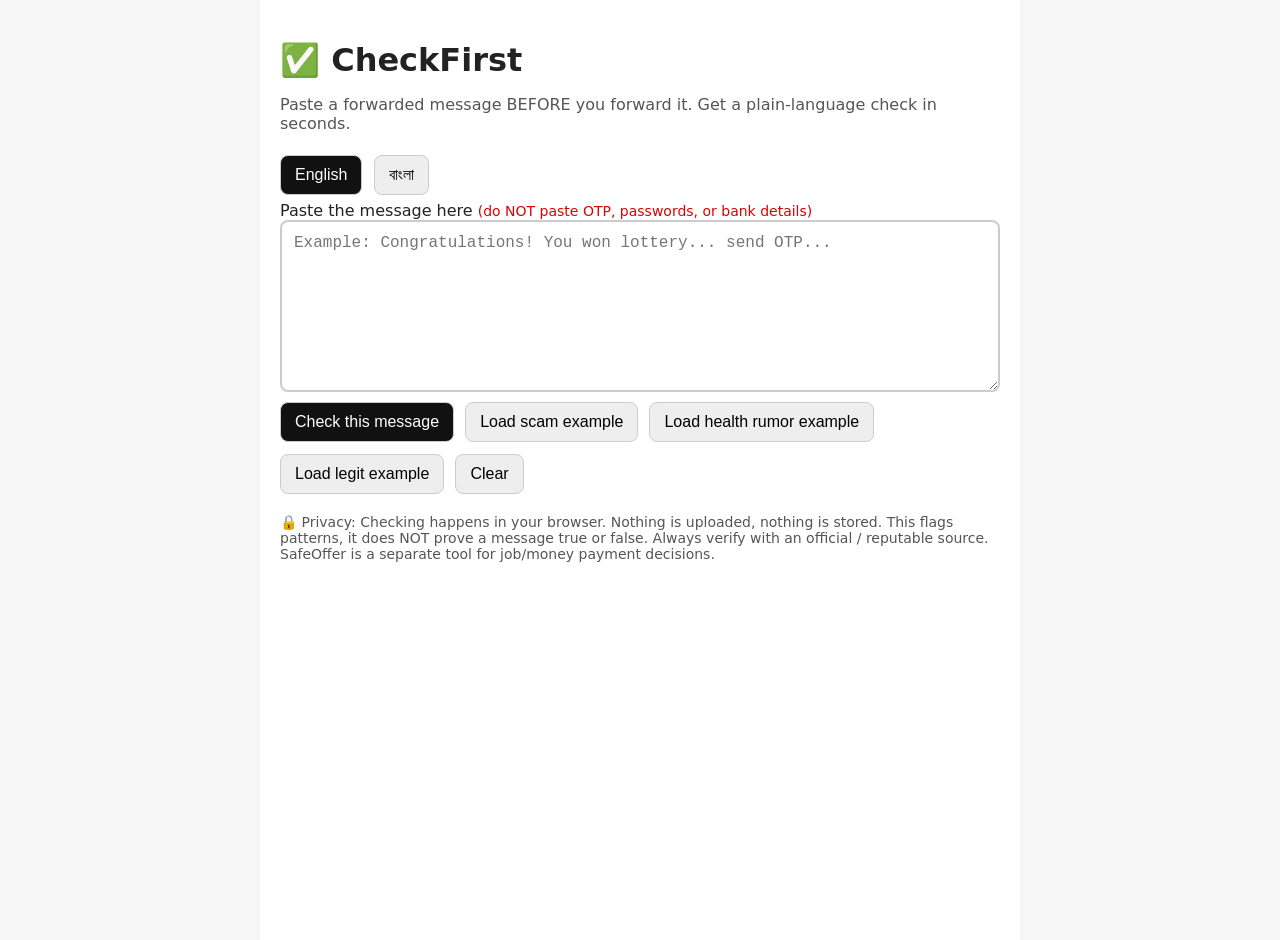
<file: checkfirst/index.html>
<!DOCTYPE html>
<html lang="en">
<head>
<meta charset="utf-8">
<meta name="viewport" content="width=device-width, initial-scale=1">
<title>CheckFirst — Check Before You Forward</title>
<link rel="stylesheet" href="style.css">
</head>
<body>
<main>
  <h1>✅ CheckFirst</h1>
  <p class="tagline" data-en="Paste a forwarded message BEFORE you forward it. Get a plain-language check in seconds."
     data-bn="ফরওয়ার্ড করার আগে মেসেজটি এখানে পেস্ট করুন। কয়েক সেকেন্ডে সহজ ভাষায় যাচাই পাবেন।">
     Paste a forwarded message BEFORE you forward it. Get a plain-language check in seconds.</p>

  <div class="lang">
    <button id="btn-en" class="active">English</button>
    <button id="btn-bn">বাংলা</button>
  </div>

  <label for="msg">Paste the message here <span class="hint">(do NOT paste OTP, passwords, or bank details)</span></label>
  <textarea id="msg" rows="8" placeholder="Example: Congratulations! You won lottery... send OTP..."></textarea>

  <div class="actions">
    <button id="check" class="primary">Check this message</button>
    <button id="load-scam">Load scam example</button>
    <button id="load-health">Load health rumor example</button>
    <button id="load-legit">Load legit example</button>
    <button id="clear">Clear</button>
  </div>

  <div id="result" class="hidden">
    <div id="verdict-card">
      <div id="score"></div>
      <h2 id="verdict"></h2>
      <p id="advice"></p>
    </div>
    <h3>Flags found</h3>
    <ul id="flags"></ul>
    <h3>What to do</h3>
    <ul id="todo"></ul>
    <h3>Shareable summary (copy this, not the original message)</h3>
    <p id="share"></p>
    <button id="copy">Copy summary</button>
    <button id="print" onclick="window.print()">Print</button>
  </div>

  <p class="privacy">🔒 Privacy: Checking happens in your browser. Nothing is uploaded, nothing is stored.
    This flags patterns, it does NOT prove a message true or false. Always verify with an official / reputable source.
    SafeOffer is a separate tool for job/money payment decisions.</p>
</main>
<script src="app.js"></script>
</body>
</html>
</file>
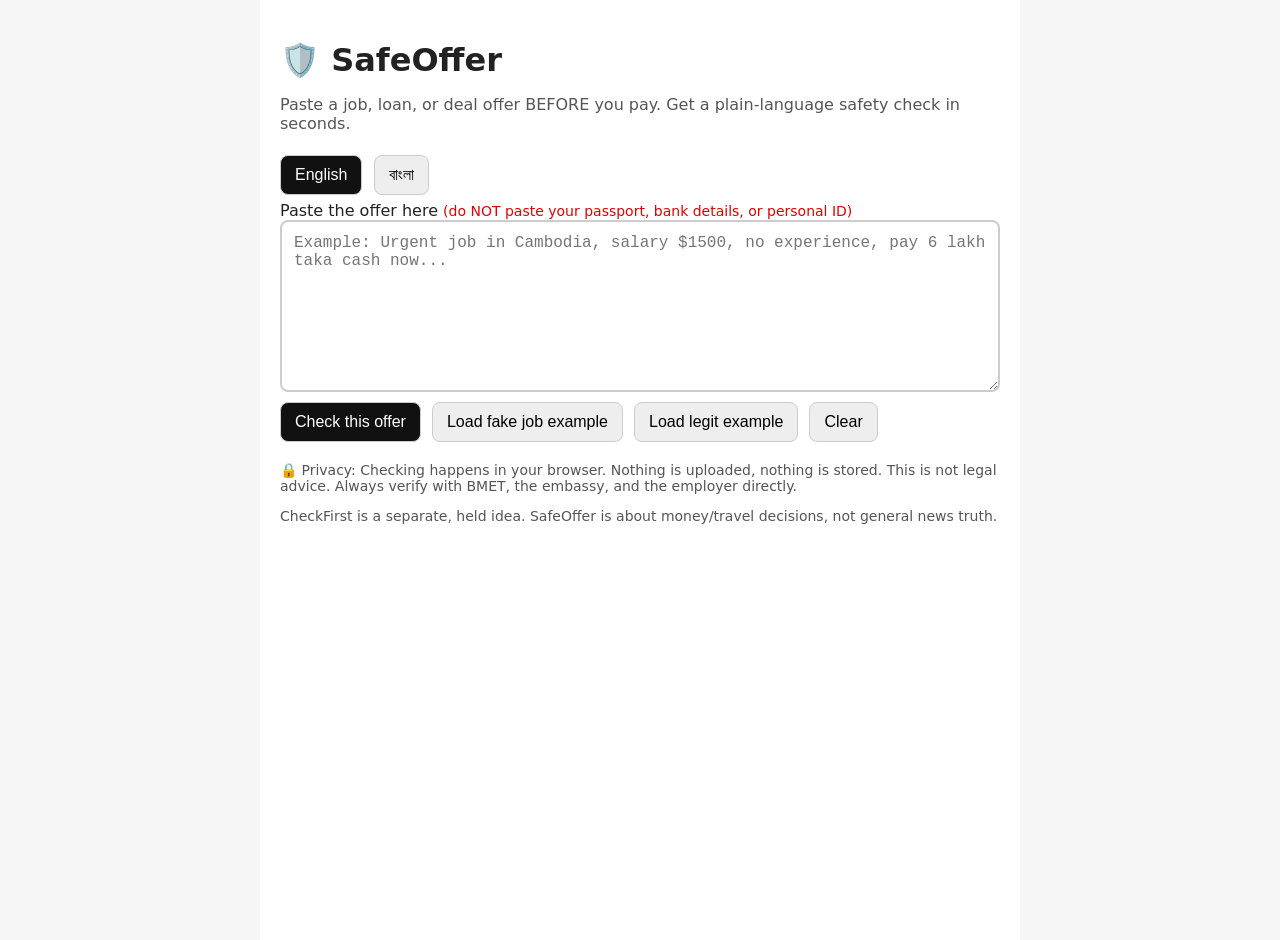
<file: safeoffer/index.html>
<!DOCTYPE html>
<html lang="en">
<head>
<meta charset="utf-8">
<meta name="viewport" content="width=device-width, initial-scale=1">
<title>SafeOffer — Don't Pay Yet Checker</title>
<link rel="stylesheet" href="style.css">
</head>
<body>
<main>
  <h1>🛡️ SafeOffer</h1>
  <p class="tagline" data-en="Paste a job, loan, or deal offer BEFORE you pay. Get a plain-language safety check in seconds."
     data-bn="টাকা দেওয়ার আগে চাকরি, ঋণ বা যেকোনো অফার এখানে পেস্ট করুন। কয়েক সেকেন্ডে সহজ ভাষায় নিরাপত্তা যাচাই পাবেন।">
     Paste a job, loan, or deal offer BEFORE you pay. Get a plain-language safety check in seconds.</p>

  <div class="lang">
    <button id="btn-en" class="active">English</button>
    <button id="btn-bn">বাংলা</button>
  </div>

  <label for="offer">Paste the offer here <span class="hint">(do NOT paste your passport, bank details, or personal ID)</span></label>
  <textarea id="offer" rows="8" placeholder="Example: Urgent job in Cambodia, salary $1500, no experience, pay 6 lakh taka cash now..."></textarea>

  <div class="actions">
    <button id="check" class="primary">Check this offer</button>
    <button id="load-fake">Load fake job example</button>
    <button id="load-legit">Load legit example</button>
    <button id="clear">Clear</button>
  </div>

  <div id="result" class="hidden">
    <div id="verdict-card">
      <div id="score"></div>
      <h2 id="verdict"></h2>
      <p id="advice"></p>
    </div>
    <h3>Flags found</h3>
    <ul id="flags"></ul>
    <h3>Ask these 5 questions before paying</h3>
    <ol id="questions"></ol>
    <button id="print" onclick="window.print()">Print this checklist</button>
  </div>

  <p class="privacy">🔒 Privacy: Checking happens in your browser. Nothing is uploaded, nothing is stored.
    This is not legal advice. Always verify with BMET, the embassy, and the employer directly.</p>
  <p class="privacy">CheckFirst is a separate, held idea. SafeOffer is about money/travel decisions, not general news truth.</p>
</main>
<script src="app.js"></script>
</body>
</html>
</file>
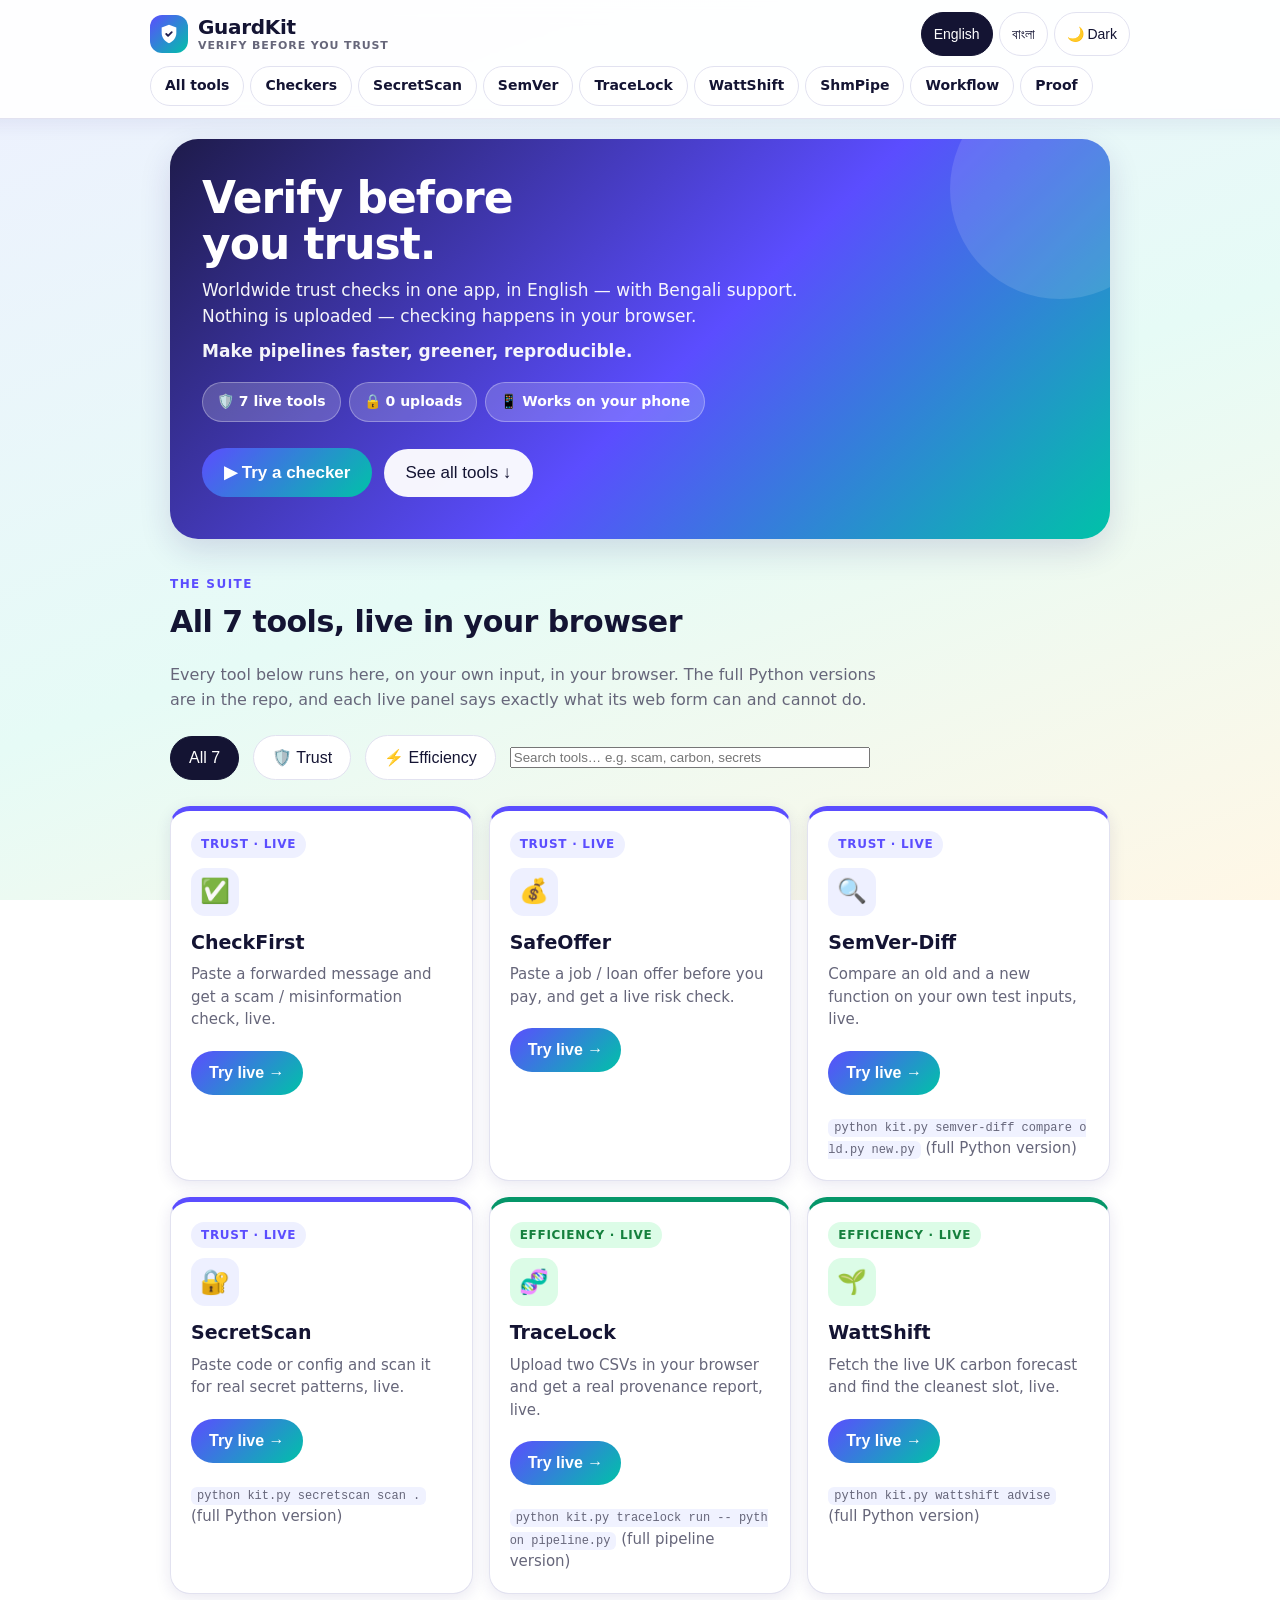
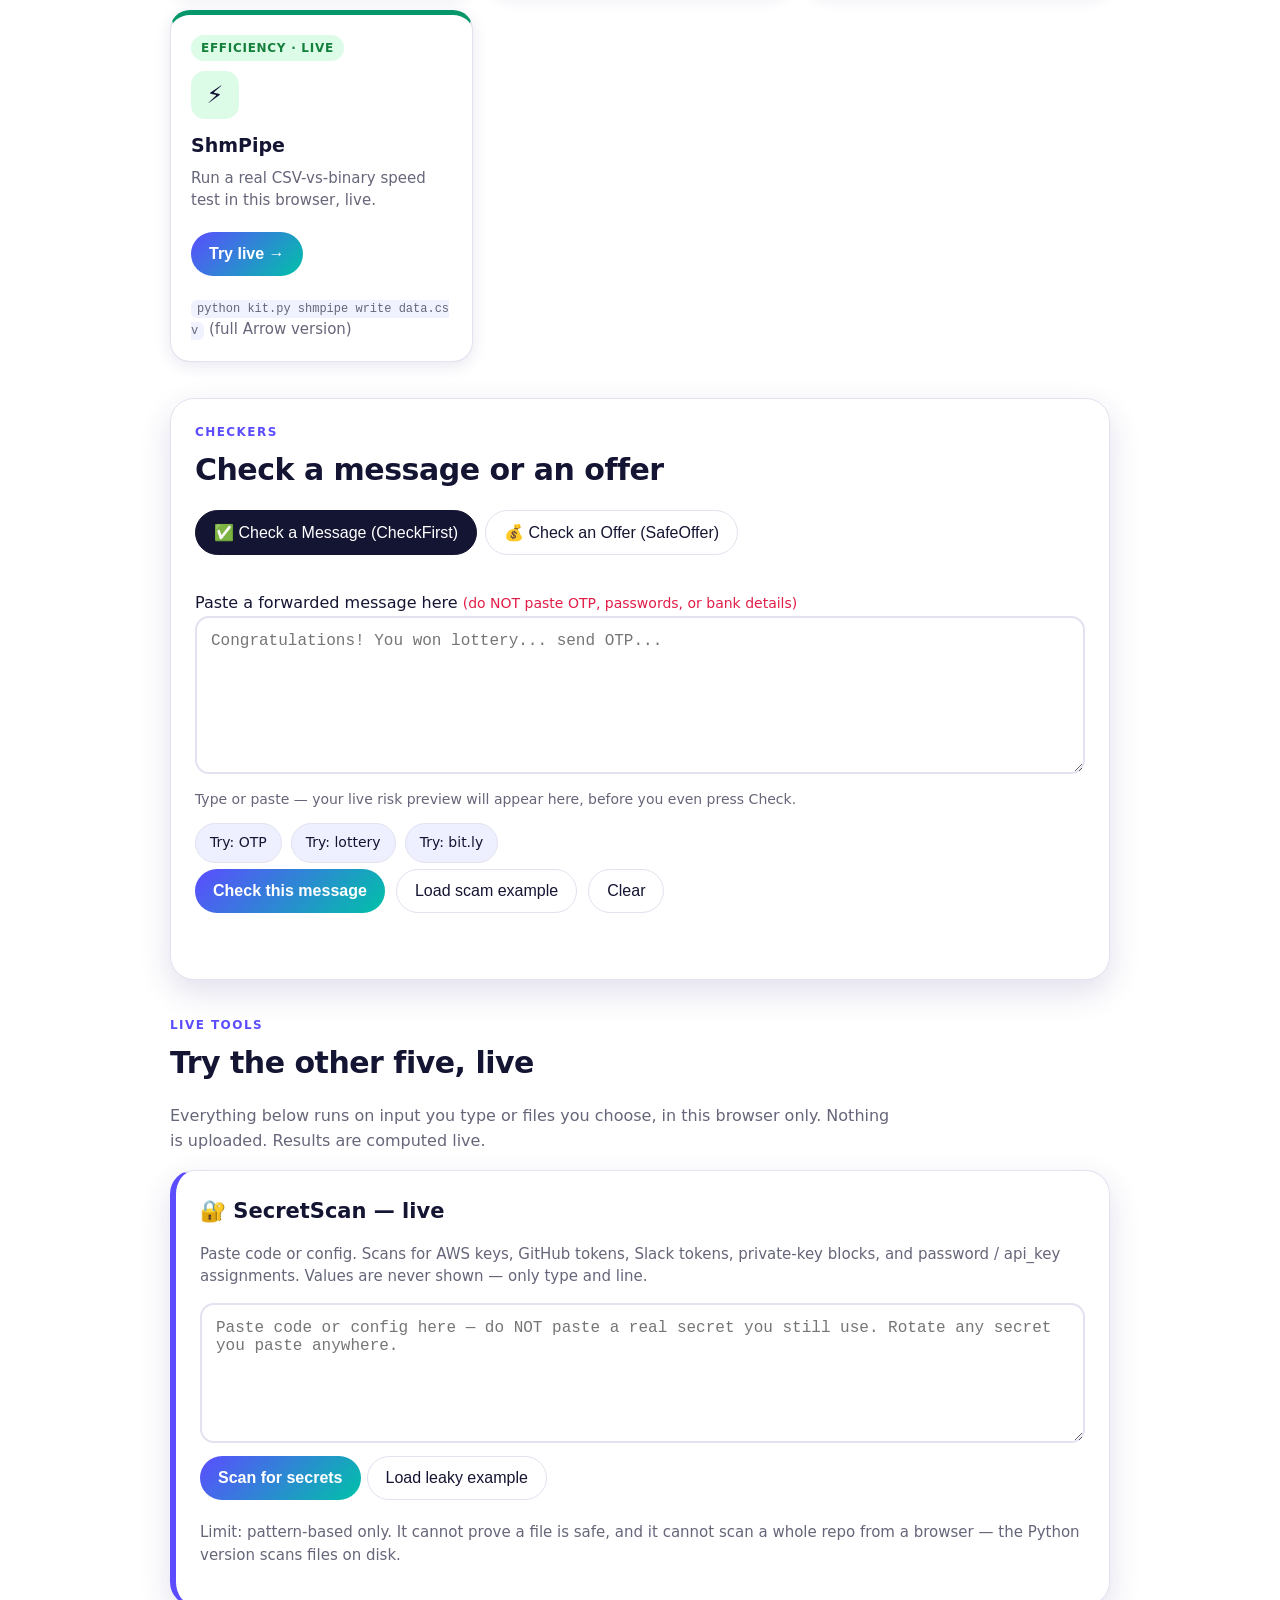
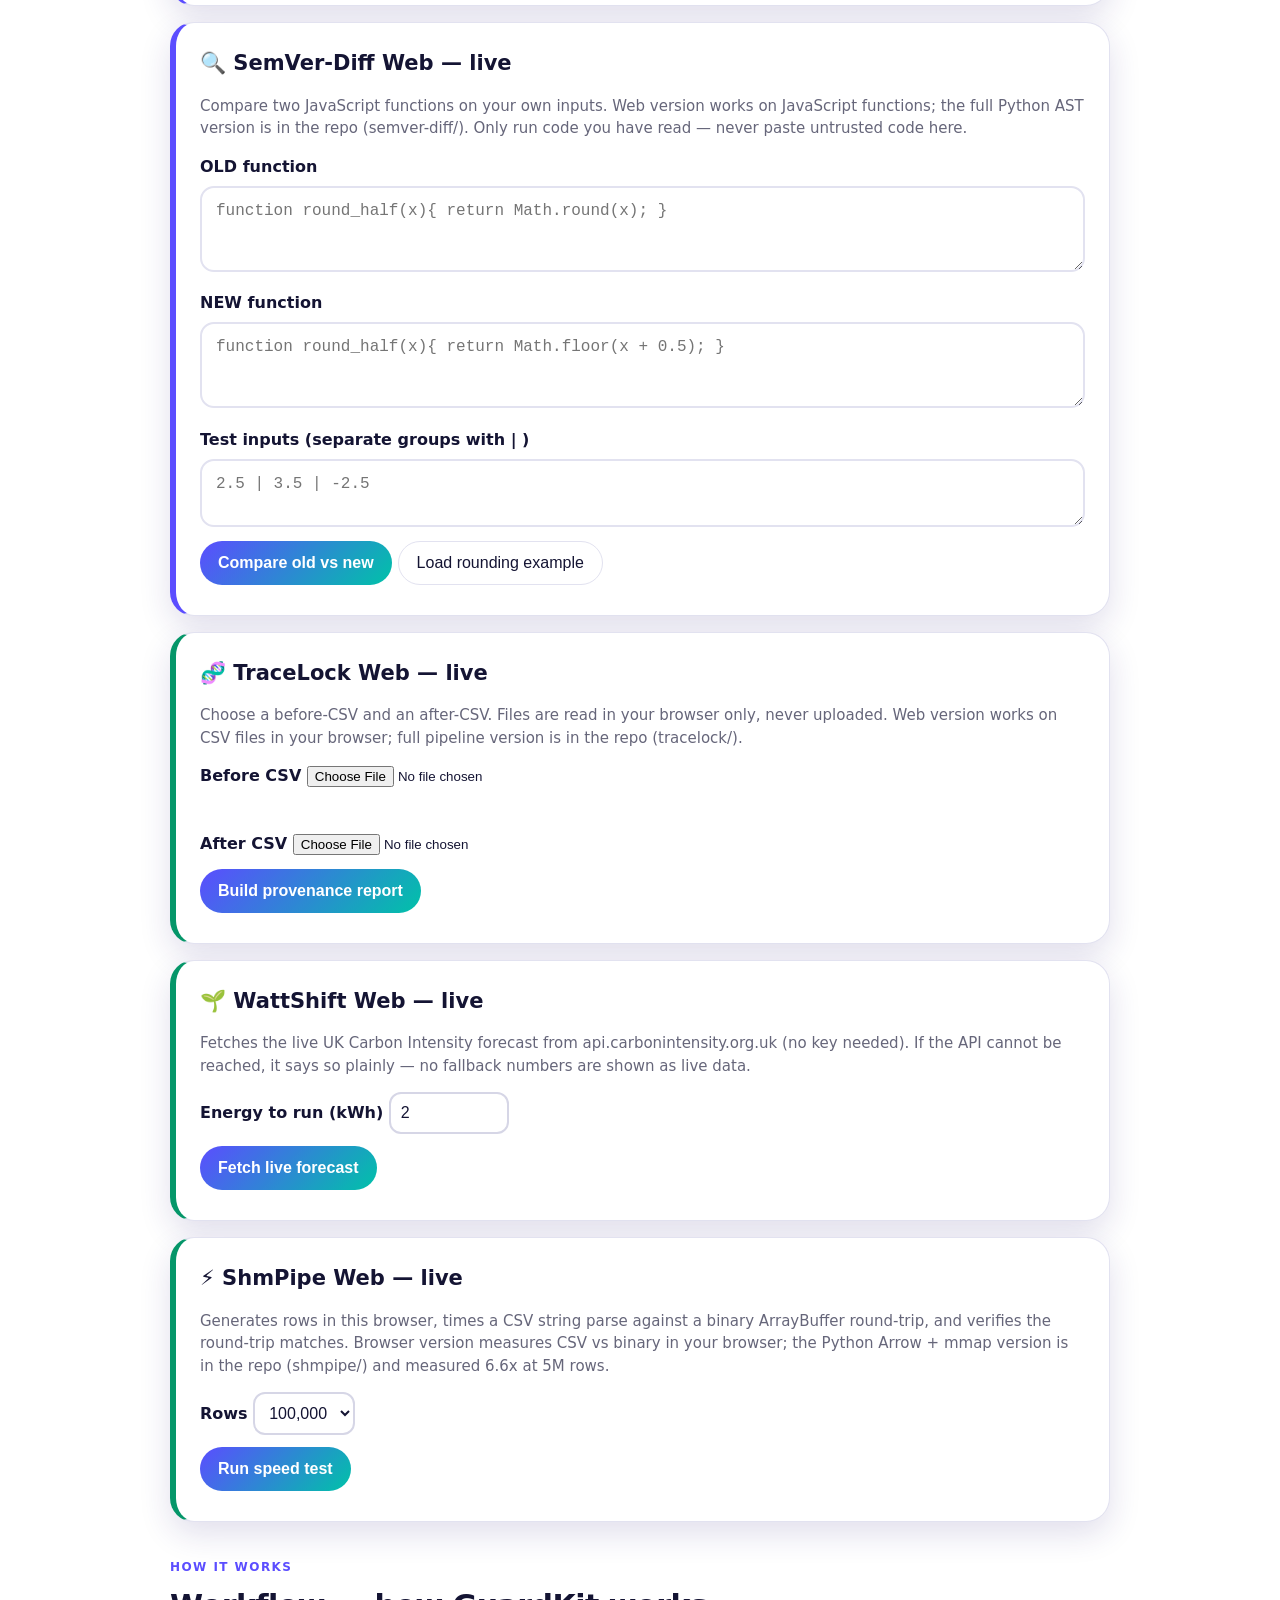
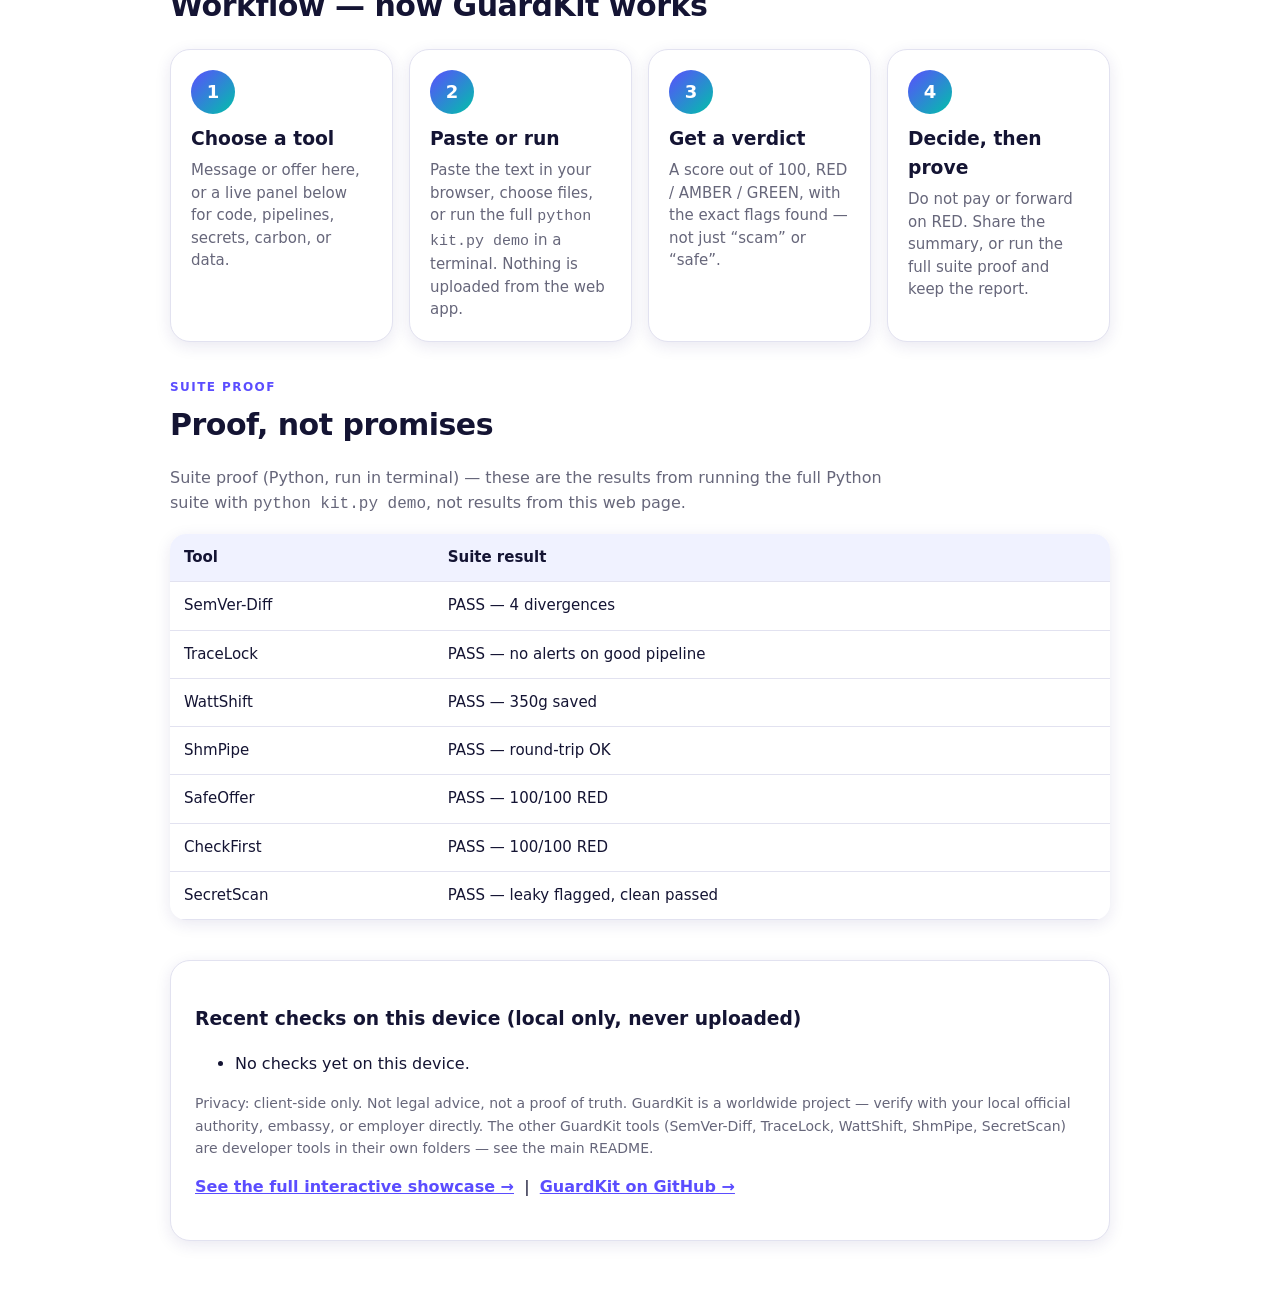
<file: web/index.html>
<!DOCTYPE html>
<html lang="en">
<head>
<meta charset="utf-8">
<meta name="viewport" content="width=device-width, initial-scale=1">
<title>GuardKit — Verify Before You Trust</title>
<link rel="stylesheet" href="style.css">
</head>
<body>
<header class="appbar">
  <div class="appbar-row">
    <a class="logo" href="#top"><span class="logo-mark" aria-hidden="true"><svg width="22" height="22" viewBox="0 0 24 24" fill="none" aria-hidden="true"><path d="M12 2l8 3v6c0 5-3.5 9.3-8 11-4.5-1.7-8-6-8-11V5l8-3z" fill="currentColor"/><path d="M9 12l2 2 4-4" stroke="#1e1b4b" stroke-width="2" fill="none" stroke-linecap="round" stroke-linejoin="round"/></svg></span><span class="logo-name">GuardKit<small>Verify before you trust</small></span></a>
    <div class="lang" role="group" aria-label="Language and display">
      <button id="btn-en" class="active" aria-label="Switch to English">English</button>
      <button id="btn-bn" aria-label="Switch to Bengali">বাংলা</button>
      <button id="btn-dark" aria-label="Toggle dark mode">🌙 Dark</button>
    </div>
  </div>
  <nav class="pill-nav" aria-label="Tools">
    <a href="#tools">All tools</a><a href="#checkers">Checkers</a><a href="#panel-secrets">SecretScan</a><a href="#panel-semver">SemVer</a><a href="#panel-trace">TraceLock</a><a href="#panel-watt">WattShift</a><a href="#panel-shm">ShmPipe</a><a href="#workflow">Workflow</a><a href="#proof">Proof</a>
  </nav>
</header>
<main id="top">
  <header class="hero">
    <h1 id="title">Verify before<br>you trust.</h1>
    <p id="intro">Worldwide trust checks in one app, in English — with Bengali support. Nothing is uploaded — checking happens in your browser.</p>
    <p><strong>Make pipelines faster, greener, reproducible.</strong></p>
    <div class="stat-chips" aria-label="GuardKit at a glance">
      <span class="stat-chip">🛡️ 7 live tools</span>
      <span class="stat-chip">🔒 0 uploads</span>
      <span class="stat-chip">📱 Works on your phone</span>
    </div>
    <div class="hero-actions">
      <a href="#checkers"><button class="primary">▶ Try a checker</button></a>
      <a href="#tools"><button>See all tools ↓</button></a>
    </div>
  </header>

  <section id="tools">
    <p class="section-kicker">The suite</p>
    <h2>All 7 tools, live in your browser</h2>
    <p class="lead privacy">Every tool below runs here, on your own input, in your browser. The full Python versions are in the repo, and each live panel says exactly what its web form can and cannot do.</p>
    <div class="search-row">
      <button class="active" id="filter-all" onclick="filterTools('all')">All 7</button>
      <button id="filter-trust" onclick="filterTools('trust')">🛡️ Trust</button>
      <button id="filter-eff" onclick="filterTools('eff')">⚡ Efficiency</button>
      <input id="tool-search" placeholder="Search tools… e.g. scam, carbon, secrets" oninput="filterTools(currentFilter)">
    </div>
    <div class="tool-grid" id="tool-grid">
      <div class="tool-card" data-group="trust" data-text="checkfirst message scam forward whatsapp"><span class="tool-tag">Trust · Live</span><span class="tool-icon" aria-hidden="true">✅</span><h3>CheckFirst</h3><p>Paste a forwarded message and get a scam / misinformation check, live.</p><p class="try"><a href="#checkers"><button class="primary" onclick="showTab('msg')">Try live →</button></a></p></div>
      <div class="tool-card" data-group="trust" data-text="safeoffer job loan offer pay money"><span class="tool-tag">Trust · Live</span><span class="tool-icon" aria-hidden="true">💰</span><h3>SafeOffer</h3><p>Paste a job / loan offer before you pay, and get a live risk check.</p><p class="try"><a href="#checkers"><button class="primary" onclick="showTab('offer')">Try live →</button></a></p></div>
      <div class="tool-card" data-group="trust" data-text="semver diff breaking change code patch"><span class="tool-tag">Trust · Live</span><span class="tool-icon" aria-hidden="true">🔍</span><h3>SemVer-Diff</h3><p>Compare an old and a new function on your own test inputs, live.</p><p class="try"><a href="#panel-semver"><button class="primary">Try live →</button></a></p><p class="try"><code>python kit.py semver-diff compare old.py new.py</code> (full Python version)</p></div>
      <div class="tool-card" data-group="trust" data-text="secretscan secrets github push token"><span class="tool-tag">Trust · Live</span><span class="tool-icon" aria-hidden="true">🔐</span><h3>SecretScan</h3><p>Paste code or config and scan it for real secret patterns, live.</p><p class="try"><a href="#panel-secrets"><button class="primary">Try live →</button></a></p><p class="try"><code>python kit.py secretscan scan .</code> (full Python version)</p></div>
      <div class="tool-card" data-group="eff" data-text="tracelock provenance pipeline"><span class="tool-tag">Efficiency · Live</span><span class="tool-icon" aria-hidden="true">🧬</span><h3>TraceLock</h3><p>Upload two CSVs in your browser and get a real provenance report, live.</p><p class="try"><a href="#panel-trace"><button class="primary">Try live →</button></a></p><p class="try"><code>python kit.py tracelock run -- python pipeline.py</code> (full pipeline version)</p></div>
      <div class="tool-card" data-group="eff" data-text="wattshift carbon green energy"><span class="tool-tag">Efficiency · Live</span><span class="tool-icon" aria-hidden="true">🌱</span><h3>WattShift</h3><p>Fetch the live UK carbon forecast and find the cleanest slot, live.</p><p class="try"><a href="#panel-watt"><button class="primary">Try live →</button></a></p><p class="try"><code>python kit.py wattshift advise</code> (full Python version)</p></div>
      <div class="tool-card" data-group="eff" data-text="shmpipe shared memory arrow fast csv"><span class="tool-tag">Efficiency · Live</span><span class="tool-icon" aria-hidden="true">⚡</span><h3>ShmPipe</h3><p>Run a real CSV-vs-binary speed test in this browser, live.</p><p class="try"><a href="#panel-shm"><button class="primary">Try live →</button></a></p><p class="try"><code>python kit.py shmpipe write data.csv</code> (full Arrow version)</p></div>
    </div>
  </section>

  <section id="checkers" class="checker-shell">
    <p class="section-kicker">Checkers</p>
    <h2>Check a message or an offer</h2>
    <div class="tabs">
      <button id="tab-msg" class="active" onclick="showTab('msg')">✅ Check a Message (CheckFirst)</button>
      <button id="tab-offer" onclick="showTab('offer')">💰 Check an Offer (SafeOffer)</button>
    </div>

    <section id="pane-msg">
      <label id="label-msg" for="msg">Paste a forwarded message here <span class="hint">(do NOT paste OTP, passwords, or bank details)</span></label>
      <textarea id="msg" rows="7" placeholder="Congratulations! You won lottery... send OTP..." oninput="livePreview('msg')"></textarea>
      <p class="live" id="live-msg">Type or paste — your live risk preview will appear here, before you even press Check.</p>
      <div>
        <span class="chip" onclick="tryChip('msg', 'OTP')">Try: OTP</span>
        <span class="chip" onclick="tryChip('msg', 'lottery')">Try: lottery</span>
        <span class="chip" onclick="tryChip('msg', 'bit.ly')">Try: bit.ly</span>
      </div>
      <div class="actions">
        <button class="primary" id="btn-check-msg" onclick="checkMessage()">Check this message</button>
        <button id="btn-example-msg" onclick="loadMsgExample()">Load scam example</button>
        <button onclick="clearPane('msg')">Clear</button>
      </div>
      <div id="result-msg" class="hidden"><div id="card-msg" class="card"><div id="score-msg"></div><div class="gauge" id="gauge-msg"><div></div></div><h2 id="verdict-msg"></h2><p id="advice-msg"></p></div><ul id="flags-msg"></ul><p id="share-msg"></p><button id="btn-copy" onclick="copyShare('share-msg')">Copy summary</button><button onclick="shareWhatsApp('share-msg')">Share on WhatsApp</button><button onclick="clearPane('msg')">Clear</button></div>
    </section>

    <section id="pane-offer" class="hidden">
      <label id="label-offer" for="offer">Paste a job, loan, or deal offer here <span class="hint">(do NOT paste passport or bank details)</span></label>
      <textarea id="offer" rows="7" placeholder="Urgent job in Cambodia, pay 6 lakh taka cash now..." oninput="livePreview('offer')"></textarea>
      <p class="live" id="live-offer">Type or paste — your live risk preview will appear here, before you even press Check.</p>
      <div>
        <span class="chip" onclick="tryChip('offer', 'tourist visa')">Try: tourist visa</span>
        <span class="chip" onclick="tryChip('offer', 'cash, no receipt')">Try: cash, no receipt</span>
        <span class="chip" onclick="tryChip('offer', 'passport kept')">Try: passport kept</span>
      </div>
      <div class="actions">
        <button class="primary" id="btn-check-offer" onclick="checkOffer()">Check this offer</button>
        <button id="btn-example-offer" onclick="loadOfferExample()">Load fake job example</button>
        <button onclick="clearPane('offer')">Clear</button>
      </div>
      <div id="result-offer" class="hidden"><div id="card-offer" class="card"><div id="score-offer"></div><div class="gauge" id="gauge-offer"><div></div></div><h2 id="verdict-offer"></h2><p id="advice-offer"></p></div><ul id="flags-offer"></ul><ol id="questions-offer"></ol></div>
    </section>
  </section>

  <section id="live-tools">
    <p class="section-kicker">Live tools</p>
    <h2>Try the other five, live</h2>
    <p class="privacy">Everything below runs on input you type or files you choose, in this browser only. Nothing is uploaded. Results are computed live.</p>

    <div class="live-panel" id="panel-secrets">
      <h3>🔐 SecretScan — live</h3>
      <p>Paste code or config. Scans for AWS keys, GitHub tokens, Slack tokens, private-key blocks, and password / api_key assignments. Values are never shown — only type and line.</p>
      <textarea id="ss-input" rows="6" placeholder="Paste code or config here — do NOT paste a real secret you still use. Rotate any secret you paste anywhere."></textarea>
      <div class="actions"><button class="primary" onclick="runSecretScan()">Scan for secrets</button><button onclick="loadSecretExample()">Load leaky example</button></div>
      <div id="ss-out"></div>
      <p class="privacy">Limit: pattern-based only. It cannot prove a file is safe, and it cannot scan a whole repo from a browser — the Python version scans files on disk.</p>
    </div>

    <div class="live-panel" id="panel-semver">
      <h3>🔍 SemVer-Diff Web — live</h3>
      <p>Compare two JavaScript functions on your own inputs. Web version works on JavaScript functions; the full Python AST version is in the repo (semver-diff/). Only run code you have read — never paste untrusted code here.</p>
      <label for="sv-old">OLD function</label>
      <textarea id="sv-old" rows="3" placeholder="function round_half(x){ return Math.round(x); }"></textarea>
      <label for="sv-new">NEW function</label>
      <textarea id="sv-new" rows="3" placeholder="function round_half(x){ return Math.floor(x + 0.5); }"></textarea>
      <label for="sv-inputs">Test inputs (separate groups with | )</label>
      <textarea id="sv-inputs" rows="2" placeholder="2.5 | 3.5 | -2.5"></textarea>
      <div class="actions"><button class="primary" onclick="runSemVerWeb()">Compare old vs new</button><button onclick="loadSemVerExample()">Load rounding example</button></div>
      <div id="sv-out"></div>
    </div>

    <div class="live-panel" data-accent="eff" id="panel-trace">
      <h3>🧬 TraceLock Web — live</h3>
      <p>Choose a before-CSV and an after-CSV. Files are read in your browser only, never uploaded. Web version works on CSV files in your browser; full pipeline version is in the repo (tracelock/).</p>
      <label>Before CSV <input type="file" id="tl-before" accept=".csv,text/csv"></label><br>
      <label>After CSV <input type="file" id="tl-after" accept=".csv,text/csv"></label>
      <div class="actions"><button class="primary" onclick="runTraceWeb()">Build provenance report</button></div>
      <div id="tl-out"></div>
    </div>

    <div class="live-panel" data-accent="eff" id="panel-watt">
      <h3>🌱 WattShift Web — live</h3>
      <p>Fetches the live UK Carbon Intensity forecast from api.carbonintensity.org.uk (no key needed). If the API cannot be reached, it says so plainly — no fallback numbers are shown as live data.</p>
      <label for="ws-kwh">Energy to run (kWh) <input type="number" id="ws-kwh" value="2" min="0.1" step="0.1" style="padding:10px;border-radius:12px;border:2px solid #d6d6e6;width:120px"></label>
      <div class="actions"><button class="primary" onclick="runWattWeb()">Fetch live forecast</button></div>
      <div id="ws-out"></div>
    </div>

    <div class="live-panel" data-accent="eff" id="panel-shm">
      <h3>⚡ ShmPipe Web — live</h3>
      <p>Generates rows in this browser, times a CSV string parse against a binary ArrayBuffer round-trip, and verifies the round-trip matches. Browser version measures CSV vs binary in your browser; the Python Arrow + mmap version is in the repo (shmpipe/) and measured 6.6x at 5M rows.</p>
      <label for="shm-n">Rows <select id="shm-n" style="padding:10px;border-radius:12px;border:2px solid #d6d6e6"><option value="10000">10,000</option><option value="100000" selected>100,000</option></select></label>
      <div class="actions"><button class="primary" onclick="runShmWeb()">Run speed test</button></div>
      <div id="shm-out"></div>
    </div>
  </section>

  <section id="workflow">
    <p class="section-kicker">How it works</p>
    <h2>Workflow — how GuardKit works</h2>
    <div class="steps">
      <div class="step"><span class="step-num">1</span><h3>Choose a tool</h3><p>Message or offer here, or a live panel below for code, pipelines, secrets, carbon, or data.</p></div>
      <div class="step"><span class="step-num">2</span><h3>Paste or run</h3><p>Paste the text in your browser, choose files, or run the full <code>python kit.py demo</code> in a terminal. Nothing is uploaded from the web app.</p></div>
      <div class="step"><span class="step-num">3</span><h3>Get a verdict</h3><p>A score out of 100, RED / AMBER / GREEN, with the exact flags found — not just “scam” or “safe”.</p></div>
      <div class="step"><span class="step-num">4</span><h3>Decide, then prove</h3><p>Do not pay or forward on RED. Share the summary, or run the full suite proof and keep the report.</p></div>
    </div>
  </section>

  <section id="proof">
    <p class="section-kicker">Suite proof</p>
    <h2>Proof, not promises</h2>
    <p class="privacy">Suite proof (Python, run in terminal) — these are the results from running the full Python suite with <code>python kit.py demo</code>, not results from this web page.</p>
    <table><tr><th>Tool</th><th>Suite result</th></tr>
    <tr><td>SemVer-Diff</td><td>PASS — 4 divergences</td></tr>
    <tr><td>TraceLock</td><td>PASS — no alerts on good pipeline</td></tr>
    <tr><td>WattShift</td><td>PASS — 350g saved</td></tr>
    <tr><td>ShmPipe</td><td>PASS — round-trip OK</td></tr>
    <tr><td>SafeOffer</td><td>PASS — 100/100 RED</td></tr>
    <tr><td>CheckFirst</td><td>PASS — 100/100 RED</td></tr>
    <tr><td>SecretScan</td><td>PASS — leaky flagged, clean passed</td></tr></table>
  </section>

  <footer class="site-footer">
    <h3 id="history-title">Recent checks on this device (local only, never uploaded)</h3>
    <ul id="history"><li>No checks yet on this device.</li></ul>
    <p class="privacy" id="privacy">Privacy: client-side only. Not legal advice, not a proof of truth. GuardKit is a worldwide project — verify with your local official authority, embassy, or employer directly. The other GuardKit tools (SemVer-Diff, TraceLock, WattShift, ShmPipe, SecretScan) are developer tools in their own folders — see the main README.</p>
    <p><a href="landing.html">See the full interactive showcase →</a> &nbsp;|&nbsp; <a href="https://github.com/rafi28-png/guardkit">GuardKit on GitHub →</a></p>
  </footer>
</main>
<script src="app.js"></script>
<script src="tools.js"></script>
<script>
let currentFilter = 'all';
function filterTools(group) {
  if (group) currentFilter = group;
  document.getElementById('filter-all').className = currentFilter === 'all' ? 'active' : '';
  document.getElementById('filter-trust').className = currentFilter === 'trust' ? 'active' : '';
  document.getElementById('filter-eff').className = currentFilter === 'eff' ? 'active' : '';
  const q = (document.getElementById('tool-search').value || '').toLowerCase();
  document.querySelectorAll('.tool-card').forEach(card => {
    const okGroup = currentFilter === 'all' || card.dataset.group === currentFilter;
    const okSearch = !q || card.dataset.text.includes(q) || card.textContent.toLowerCase().includes(q);
    card.style.display = (okGroup && okSearch) ? '' : 'none';
  });
}
</script>
</body>
</html>
</file>
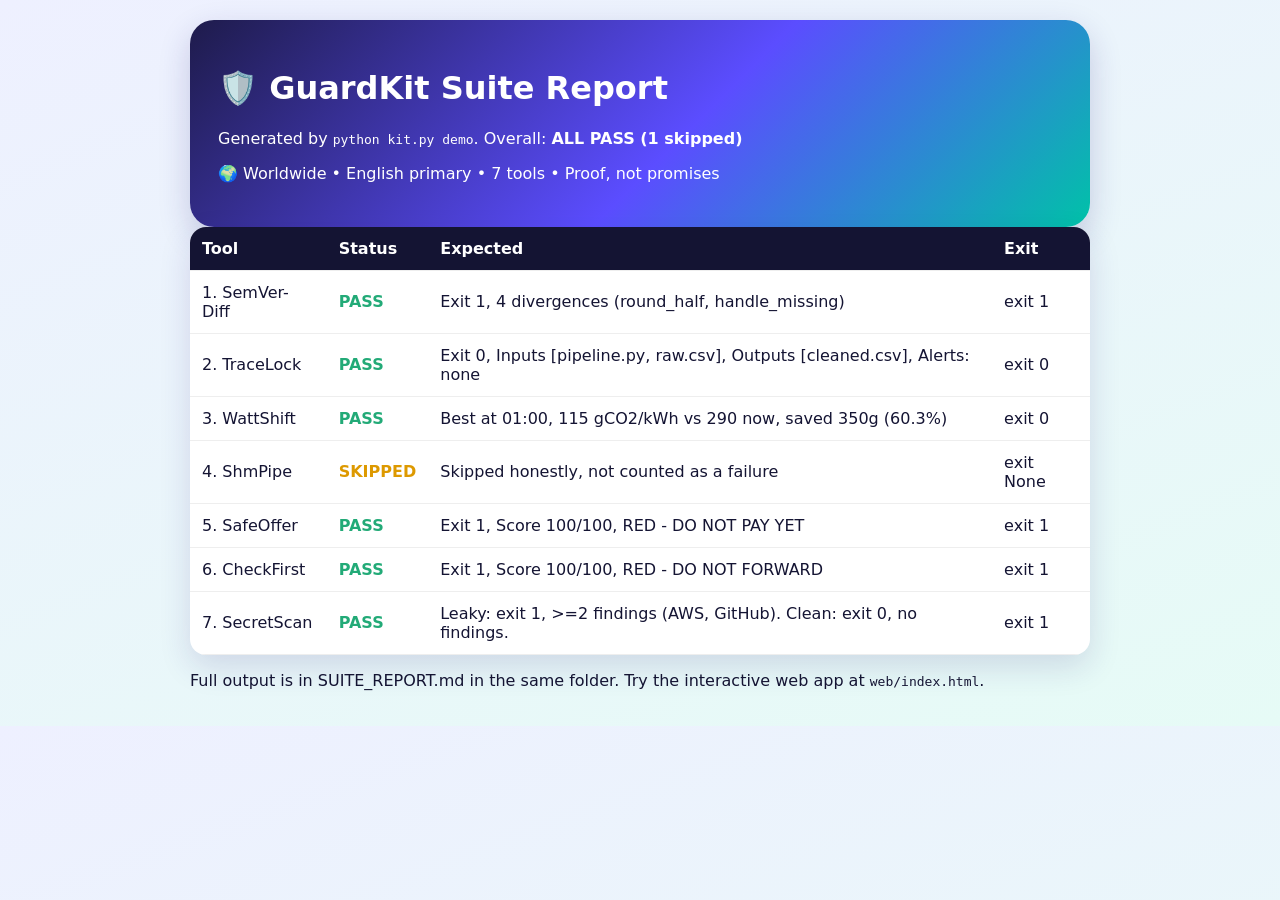
<file: SUITE_REPORT.html>
<!DOCTYPE html><html><head><meta charset="utf-8"><meta name="viewport" content="width=device-width, initial-scale=1"><title>GuardKit Suite Report</title>
<style>body{font-family:system-ui,sans-serif;margin:0;background:linear-gradient(160deg,#eef0ff,#e6fbf6);color:#141433}main{max-width:900px;margin:0 auto;padding:20px}header{background:linear-gradient(135deg,#1e1b4b,#5b4dff 55%,#00c2a8);color:white;border-radius:24px;padding:28px;box-shadow:0 12px 32px rgba(40,30,120,.2)}table{border-collapse:separate;border-spacing:0;width:100%;background:white;border-radius:16px;overflow:hidden;box-shadow:0 12px 32px rgba(40,30,120,.14)}td,th{padding:12px;text-align:left;border-bottom:1px solid #eee}th{background:#141433;color:white}</style>
</head><body><main><header><h1>🛡️ GuardKit Suite Report</h1><p>Generated by <code>python kit.py demo</code>. Overall: <strong>ALL PASS (1 skipped)</strong></p><p>🌍 Worldwide • English primary • 7 tools • Proof, not promises</p></header>
<table><tr><th>Tool</th><th>Status</th><th>Expected</th><th>Exit</th></tr><tr><td>1. SemVer-Diff</td><td style='color:#2a7'><strong>PASS</strong></td><td>Exit 1, 4 divergences (round_half, handle_missing)</td><td>exit 1</td></tr>
<tr><td>2. TraceLock</td><td style='color:#2a7'><strong>PASS</strong></td><td>Exit 0, Inputs [pipeline.py, raw.csv], Outputs [cleaned.csv], Alerts: none</td><td>exit 0</td></tr>
<tr><td>3. WattShift</td><td style='color:#2a7'><strong>PASS</strong></td><td>Best at 01:00, 115 gCO2/kWh vs 290 now, saved 350g (60.3%)</td><td>exit 0</td></tr>
<tr><td>4. ShmPipe</td><td style='color:#d90'><strong>SKIPPED</strong></td><td>Skipped honestly, not counted as a failure</td><td>exit None</td></tr>
<tr><td>5. SafeOffer</td><td style='color:#2a7'><strong>PASS</strong></td><td>Exit 1, Score 100/100, RED - DO NOT PAY YET</td><td>exit 1</td></tr>
<tr><td>6. CheckFirst</td><td style='color:#2a7'><strong>PASS</strong></td><td>Exit 1, Score 100/100, RED - DO NOT FORWARD</td><td>exit 1</td></tr>
<tr><td>7. SecretScan</td><td style='color:#2a7'><strong>PASS</strong></td><td>Leaky: exit 1, &gt;=2 findings (AWS, GitHub). Clean: exit 0, no findings.</td><td>exit 1</td></tr>
</table>
<p>Full output is in SUITE_REPORT.md in the same folder. Try the interactive web app at <code>web/index.html</code>.</p></main></body></html>
</file>
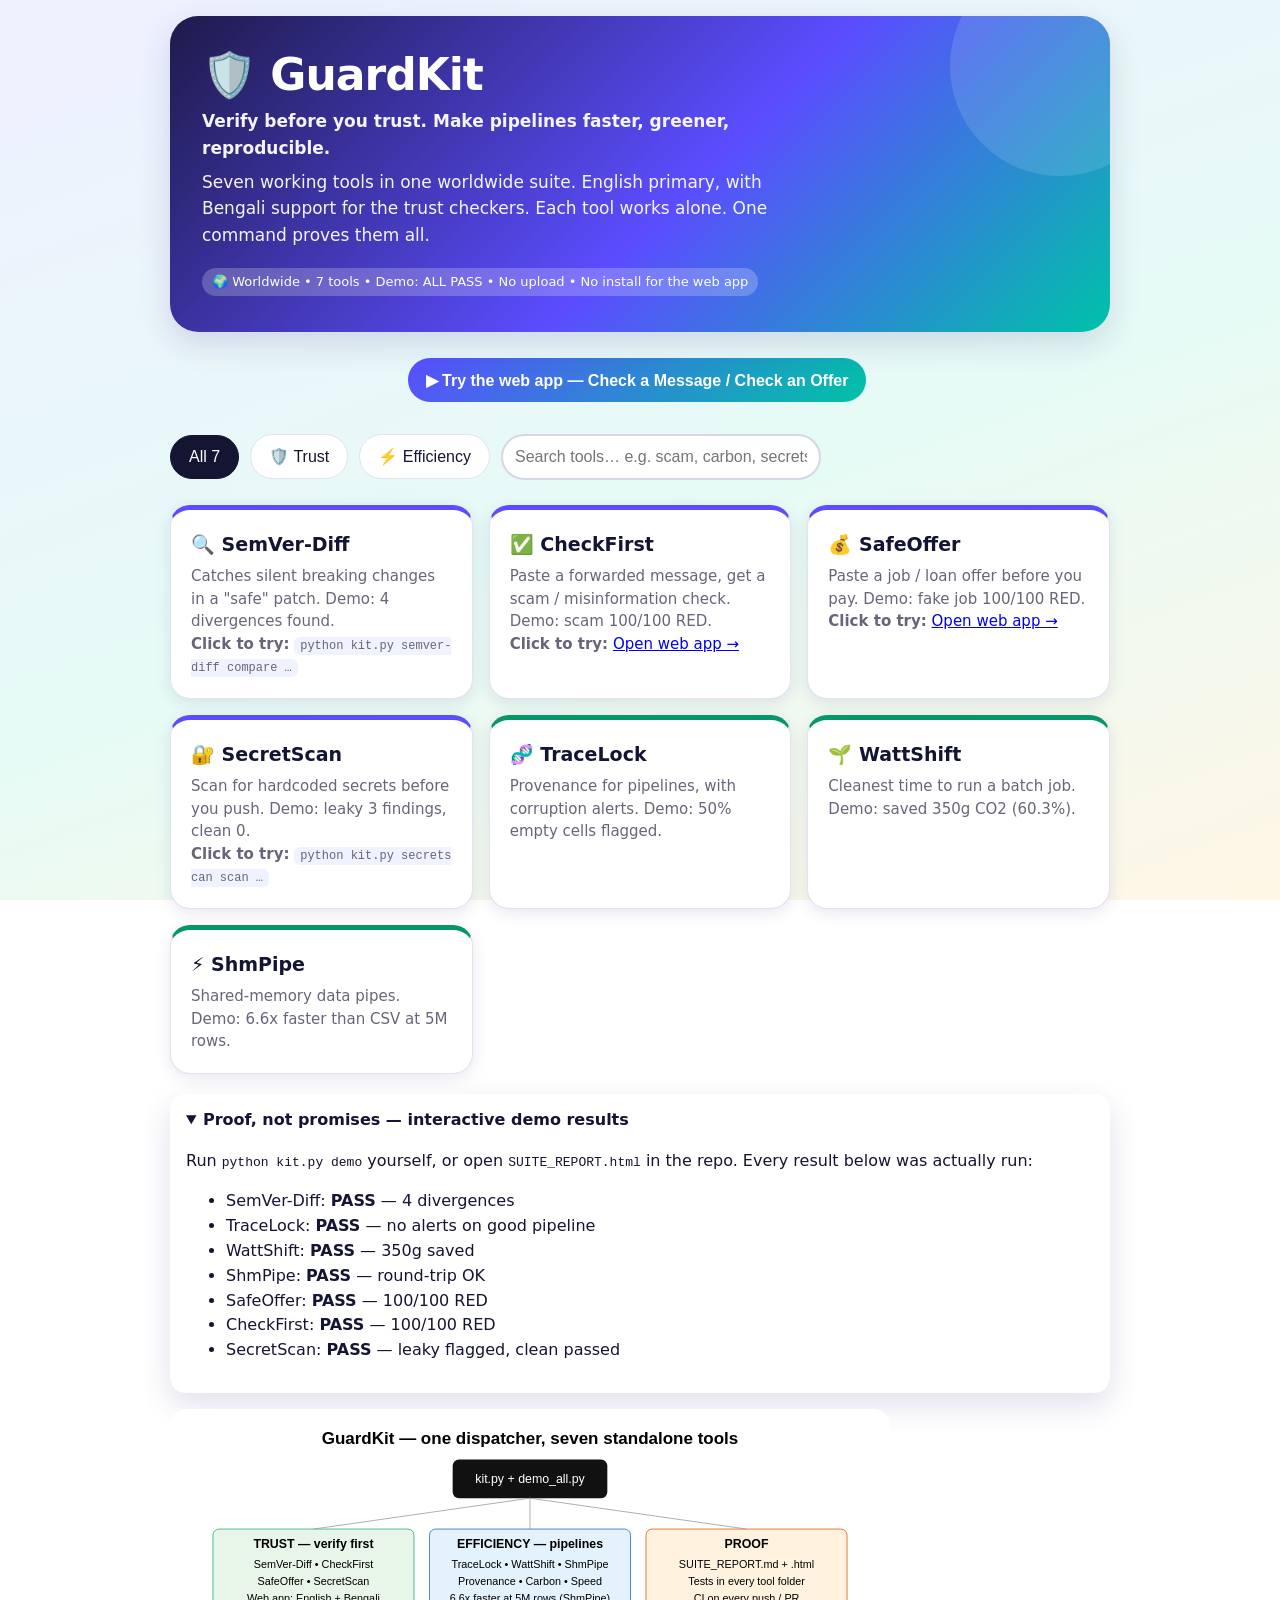
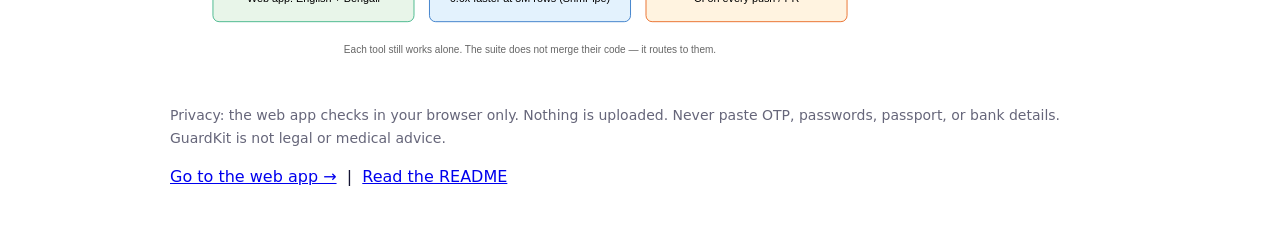
<file: web/landing.html>
<!DOCTYPE html>
<html lang="en">
<head>
<meta charset="utf-8">
<meta name="viewport" content="width=device-width, initial-scale=1">
<title>GuardKit — Verify Before You Trust</title>
<link rel="stylesheet" href="style.css">
</head>
<body>
<main>
  <header class="hero">
    <h1>🛡️ GuardKit</h1>
    <p><strong>Verify before you trust. Make pipelines faster, greener, reproducible.</strong></p>
    <p>Seven working tools in one worldwide suite. English primary, with Bengali support for the trust checkers. Each tool works alone. One command proves them all.</p>
    <span class="badge">🌍 Worldwide • 7 tools • Demo: ALL PASS • No upload • No install for the web app</span>
  </header>
  <p style="text-align:center; margin:20px 0;">
    <a href="index.html"><button class="primary">▶ Try the web app — Check a Message / Check an Offer</button></a>
  </p>
  <div>
    <button class="active" id="filter-all" onclick="filterTools('all')">All 7</button>
    <button id="filter-trust" onclick="filterTools('trust')">🛡️ Trust</button>
    <button id="filter-eff" onclick="filterTools('eff')">⚡ Efficiency</button>
    <input id="tool-search" placeholder="Search tools… e.g. scam, carbon, secrets" style="padding:12px; border-radius:999px; border:2px solid #d6d6e6; width:100%; max-width:320px; font-size:16px;" oninput="filterTools(currentFilter)">
  </div>
  <div class="tool-grid" id="tool-grid">
    <div class="tool-card" data-group="trust" data-text="semver diff breaking change code patch"><h3>🔍 SemVer-Diff</h3><p>Catches silent breaking changes in a "safe" patch. Demo: 4 divergences found.</p><p><strong>Click to try:</strong> <code>python kit.py semver-diff compare …</code></p></div>
    <div class="tool-card" data-group="trust" data-text="checkfirst message scam forward whatsapp"><h3>✅ CheckFirst</h3><p>Paste a forwarded message, get a scam / misinformation check. Demo: scam 100/100 RED.</p><p><strong>Click to try:</strong> <a href="index.html">Open web app →</a></p></div>
    <div class="tool-card" data-group="trust" data-text="safeoffer job loan offer pay money"><h3>💰 SafeOffer</h3><p>Paste a job / loan offer before you pay. Demo: fake job 100/100 RED.</p><p><strong>Click to try:</strong> <a href="index.html">Open web app →</a></p></div>
    <div class="tool-card" data-group="trust" data-text="secretscan secrets github push token"><h3>🔐 SecretScan</h3><p>Scan for hardcoded secrets before you push. Demo: leaky 3 findings, clean 0.</p><p><strong>Click to try:</strong> <code>python kit.py secretscan scan …</code></p></div>
    <div class="tool-card" data-group="eff" data-text="tracelock provenance pipeline"><h3>🧬 TraceLock</h3><p>Provenance for pipelines, with corruption alerts. Demo: 50% empty cells flagged.</p></div>
    <div class="tool-card" data-group="eff" data-text="wattshift carbon green energy"><h3>🌱 WattShift</h3><p>Cleanest time to run a batch job. Demo: saved 350g CO2 (60.3%).</p></div>
    <div class="tool-card" data-group="eff" data-text="shmpipe shared memory arrow fast csv"><h3>⚡ ShmPipe</h3><p>Shared-memory data pipes. Demo: 6.6x faster than CSV at 5M rows.</p></div>
  </div>
  <details open>
    <summary><strong>Proof, not promises — interactive demo results</strong></summary>
    <p>Run <code>python kit.py demo</code> yourself, or open <code>SUITE_REPORT.html</code> in the repo. Every result below was actually run:</p>
    <ul>
      <li>SemVer-Diff: <strong>PASS</strong> — 4 divergences</li>
      <li>TraceLock: <strong>PASS</strong> — no alerts on good pipeline</li>
      <li>WattShift: <strong>PASS</strong> — 350g saved</li>
      <li>ShmPipe: <strong>PASS</strong> — round-trip OK</li>
      <li>SafeOffer: <strong>PASS</strong> — 100/100 RED</li>
      <li>CheckFirst: <strong>PASS</strong> — 100/100 RED</li>
      <li>SecretScan: <strong>PASS</strong> — leaky flagged, clean passed</li>
    </ul>
  </details>
  <p><img src="../docs/architecture.svg" alt="GuardKit architecture: one dispatcher, seven standalone tools" style="width:100%;max-width:720px; background:white; border-radius:16px; padding:12px;"></p>
  <p class="privacy">Privacy: the web app checks in your browser only. Nothing is uploaded. Never paste OTP, passwords, passport, or bank details. GuardKit is not legal or medical advice.</p>
  <p><a href="index.html">Go to the web app →</a> &nbsp;|&nbsp; <a href="../README.md">Read the README</a></p>
</main>
<script>
let currentFilter = 'all';
function filterTools(group) {
  if (group) currentFilter = group;
  document.getElementById('filter-all').className = currentFilter === 'all' ? 'active' : '';
  document.getElementById('filter-trust').className = currentFilter === 'trust' ? 'active' : '';
  document.getElementById('filter-eff').className = currentFilter === 'eff' ? 'active' : '';
  const q = (document.getElementById('tool-search').value || '').toLowerCase();
  document.querySelectorAll('.tool-card').forEach(card => {
    const okGroup = currentFilter === 'all' || card.dataset.group === currentFilter;
    const okSearch = !q || card.dataset.text.includes(q) || card.textContent.toLowerCase().includes(q);
    card.style.display = (okGroup && okSearch) ? '' : 'none';
  });
}
document.querySelectorAll('.tool-card').forEach(card => {
  card.onclick = (e) => {
    if (e.target.tagName === 'A' || e.target.tagName === 'CODE') return;
    const detail = card.querySelector('.detail');
    if (detail) detail.remove();
    else {
      const d = document.createElement('p');
      d.className = 'detail';
      d.innerHTML = '💡 <em>Tip: each tool works alone from its own folder, with its own README and tests. The suite just routes to them.</em>';
      card.appendChild(d);
    }
  };
});
</script>
</body>
</html>
</file>
<file: checkfirst/style.css>
body { font-family: system-ui, sans-serif; margin: 0; background: #f6f6f6; color: #222; }
main { max-width: 720px; margin: 0 auto; padding: 20px; background: white; min-height: 100vh; }
h1 { margin-bottom: 4px; }
.tagline { color: #555; }
textarea { width: 100%; box-sizing: border-box; font-size: 16px; padding: 12px; border: 2px solid #ccc; border-radius: 8px; }
button { font-size: 16px; padding: 10px 14px; margin: 6px 6px 6px 0; border-radius: 8px; border: 1px solid #ccc; background: #eee; cursor: pointer; }
button.primary { background: #111; color: white; }
button.active { background: #111; color: white; }
.hidden { display: none; }
#verdict-card { padding: 16px; border-radius: 12px; margin: 16px 0; }
#verdict-card.red { background: #ffe5e5; border: 2px solid #d00; }
#verdict-card.amber { background: #fff4cc; border: 2px solid #d90; }
#verdict-card.green { background: #e5f7e5; border: 2px solid #2a7; }
.hint { color: #d00; font-size: 14px; }
.privacy { font-size: 14px; color: #555; }
@media print { .actions, .lang { display: none; } }
</file>
<file: safeoffer/style.css>
body { font-family: system-ui, sans-serif; margin: 0; background: #f6f6f6; color: #222; }
main { max-width: 720px; margin: 0 auto; padding: 20px; background: white; min-height: 100vh; }
h1 { margin-bottom: 4px; }
.tagline { color: #555; }
textarea { width: 100%; box-sizing: border-box; font-size: 16px; padding: 12px; border: 2px solid #ccc; border-radius: 8px; }
button { font-size: 16px; padding: 10px 14px; margin: 6px 6px 6px 0; border-radius: 8px; border: 1px solid #ccc; background: #eee; cursor: pointer; }
button.primary { background: #111; color: white; }
button.active { background: #111; color: white; }
.hidden { display: none; }
#verdict-card { padding: 16px; border-radius: 12px; margin: 16px 0; }
#verdict-card.red { background: #ffe5e5; border: 2px solid #d00; }
#verdict-card.amber { background: #fff4cc; border: 2px solid #d90; }
#verdict-card.green { background: #e5f7e5; border: 2px solid #2a7; }
.hint { color: #d00; font-size: 14px; }
.privacy { font-size: 14px; color: #555; }
@media print { .actions, .lang { display: none; } }
</file>
<file: web/style.css>
:root {
  --bg: #f0f2ff; --card: #ffffff; --text: #141433; --muted: #66667a;
  --primary: #5b4dff; --primary2: #00c2a8; --red: #e11d48; --amber: #d97706; --green: #059669;
  --trust: #5b4dff; --trust2: #00c2a8; --eff: #059669; --eff2: #f59e0b;
  --border: #e2e2f0; --shadow: 0 12px 32px rgba(40,30,120,.14);
  --shadow-sm: 0 4px 16px rgba(40,30,120,.10);
}
* { box-sizing: border-box; }
html { scroll-behavior: smooth; scroll-padding-top: 110px; }
body { font-family: system-ui, -apple-system, "Segoe UI", sans-serif; margin: 0; background: linear-gradient(160deg, #eef0ff 0%, #e6fbf6 55%, #fff7e6 100%); background-attachment: fixed; color: var(--text); line-height: 1.55; }
main { max-width: 980px; margin: 0 auto; padding: 16px 20px 40px; }

/* ---- App shell: sticky top bar ---- */
.appbar { position: sticky; top: 0; z-index: 20; margin: -16px -20px 20px; padding: 12px 20px 10px; background: rgba(255,255,255,.92); backdrop-filter: blur(10px); border-bottom: 1px solid var(--border); box-shadow: 0 4px 20px rgba(40,30,120,.08); }
.appbar-row { display: flex; align-items: center; gap: 10px; max-width: 980px; margin: 0 auto; }
.appbar .logo { display: flex; align-items: center; gap: 10px; text-decoration: none; color: var(--text); margin-right: auto; }
.logo-mark { width: 38px; height: 38px; border-radius: 12px; background: linear-gradient(135deg, var(--primary), var(--primary2)); display: grid; place-items: center; color: #fff; font-size: 20px; flex: none; }
.logo-name { font-weight: 800; font-size: 20px; letter-spacing: -.3px; line-height: 1; }
.logo-name small { display: block; font-weight: 600; font-size: 11px; color: var(--muted); letter-spacing: .08em; text-transform: uppercase; margin-top: 3px; }
.appbar .lang { display: flex; gap: 6px; }
.appbar .lang button { margin: 0; padding: 8px 12px; font-size: 14px; }
.pill-nav { display: flex; gap: 6px; overflow-x: auto; padding: 10px 0 2px; max-width: 980px; margin: 0 auto; scrollbar-width: none; }
.pill-nav::-webkit-scrollbar { display: none; }
.pill-nav a { flex: none; color: var(--text); text-decoration: none; font-weight: 600; font-size: 14px; padding: 8px 14px; border-radius: 999px; border: 1px solid var(--border); background: var(--card); }
.pill-nav a:hover { background: #eef0ff; border-color: var(--primary); }

/* ---- Hero ---- */
.hero { background: linear-gradient(135deg, #1e1b4b, #5b4dff 55%, #00c2a8); color: white; border-radius: 28px; padding: 36px 32px; box-shadow: var(--shadow); animation: fadeIn .6s ease; overflow: hidden; position: relative; }
.hero::after { content: ""; position: absolute; right: -60px; top: -60px; width: 220px; height: 220px; border-radius: 50%; background: rgba(255,255,255,.12); }
.hero h1 { margin: 0 0 10px; font-size: 44px; letter-spacing: -1px; line-height: 1.05; position: relative; z-index: 1; }
.hero p { margin: 0 0 8px; opacity: .95; line-height: 1.55; font-size: 17px; max-width: 620px; position: relative; z-index: 1; }
.hero .badge { display: inline-block; background: rgba(255,255,255,.22); padding: 4px 10px; border-radius: 999px; font-size: 13px; margin-top: 12px; }
.stat-chips { display: flex; flex-wrap: wrap; gap: 8px; margin-top: 18px; position: relative; z-index: 1; }
.stat-chip { background: rgba(255,255,255,.18); border: 1px solid rgba(255,255,255,.3); border-radius: 999px; padding: 8px 14px; font-size: 14px; font-weight: 700; }
.hero-actions { margin-top: 20px; position: relative; z-index: 1; }
.hero-actions button { font-size: 17px; padding: 14px 22px; }
.hero-actions a button:not(.primary) { background: rgba(255,255,255,.95); color: #141433; border: none; }

@keyframes fadeIn { from { opacity: 0; transform: translateY(10px); } to { opacity: 1; transform: translateY(0); } }
@keyframes pop { 0% { transform: scale(.96); } 60% { transform: scale(1.02); } 100% { transform: scale(1); } }
@keyframes pulseRed { 0%,100% { box-shadow: 0 0 0 0 rgba(225,29,72,.35); } 50% { box-shadow: 0 0 0 10px rgba(225,29,72,0); } }

/* ---- Sections ---- */
section { margin: 36px 0; }
section > h2 { font-size: 30px; letter-spacing: -.5px; margin: 0 0 8px; }
section > h2 + .privacy, section > p.lead { font-size: 16px; max-width: 720px; }
.section-kicker { font-size: 12px; font-weight: 800; letter-spacing: .12em; text-transform: uppercase; color: var(--primary); margin: 0 0 6px; }
details { background: var(--card); border-radius: 16px; padding: 14px 16px; margin: 16px 0; box-shadow: var(--shadow); }

/* ---- Inputs / buttons ---- */
textarea, input[type="number"], select { font-size: 16px; padding: 14px; border: 2px solid var(--border); border-radius: 14px; background: var(--card); color: var(--text); transition: border .2s, box-shadow .2s; }
textarea { width: 100%; }
textarea:focus, input[type="number"]:focus, select:focus { outline: none; border-color: var(--primary); box-shadow: 0 0 0 4px rgba(91,77,255,.18); }
button { font-size: 16px; padding: 12px 18px; margin: 6px 6px 6px 0; border-radius: 999px; border: 1px solid var(--border); background: var(--card); color: var(--text); cursor: pointer; transition: transform .15s, box-shadow .15s, background .2s; min-height: 44px; }
button:hover { transform: translateY(-1px); box-shadow: 0 6px 16px rgba(0,0,0,.12); }
button:focus-visible, textarea:focus-visible { outline: 3px solid #ffbf00; outline-offset: 2px; }
button:active { transform: scale(.98); }
button.primary { background: linear-gradient(135deg, var(--primary), var(--primary2)); color: white; border: none; font-weight: 700; }
button.active { background: #141433; color: white; border-color: #141433; }
.hidden { display: none; }
.tabs { display: flex; gap: 8px; flex-wrap: wrap; margin: 16px 0; }
.tabs button { margin: 0; }

/* ---- Tool tiles ---- */
.tool-grid { display: grid; grid-template-columns: repeat(auto-fit, minmax(260px, 1fr)); gap: 16px; margin: 20px 0; }
.tool-card { background: var(--card); border-radius: 20px; padding: 20px; box-shadow: var(--shadow-sm); border: 1px solid var(--border); border-top: 5px solid var(--primary); cursor: pointer; transition: transform .18s, box-shadow .18s; }
.tool-card:hover { transform: translateY(-4px); box-shadow: var(--shadow); }
.tool-card[data-group="trust"] { border-top-color: var(--trust); }
.tool-card[data-group="eff"] { border-top-color: var(--eff); }
.tool-icon { width: 48px; height: 48px; border-radius: 14px; display: grid; place-items: center; font-size: 24px; margin-bottom: 12px; background: #eef0ff; }
.tool-card[data-group="eff"] .tool-icon { background: #dcfce7; }
.tool-card h3 { margin: 0 0 6px; font-size: 19px; }
.tool-card p { margin: 0; color: var(--muted); font-size: 15px; line-height: 1.5; }
.tool-card .try { margin-top: 14px; }
.tool-card code { font-size: 12px; word-break: break-all; background: #f0f2ff; padding: 2px 6px; border-radius: 6px; }
.tool-tag { display: inline-block; font-size: 12px; font-weight: 800; letter-spacing: .06em; text-transform: uppercase; padding: 4px 10px; border-radius: 999px; background: #eef0ff; color: var(--primary); margin-bottom: 10px; }
.tool-card[data-group="eff"] .tool-tag { background: #dcfce7; color: #15803d; }

/* ---- Checker + live panels ---- */
.checker-shell, .live-panel { background: var(--card); border-radius: 24px; padding: 24px; box-shadow: var(--shadow); border: 1px solid var(--border); margin: 16px 0; }
.live-panel { border-left: 6px solid var(--primary); }
.live-panel[data-accent="eff"] { border-left-color: var(--eff); }
.live-panel h3 { margin: 0 0 6px; font-size: 21px; }
.live-panel > p { color: var(--muted); font-size: 15px; line-height: 1.5; }
.live-panel label { font-weight: 700; display: block; margin: 12px 0 6px; }
.card { padding: 20px; border-radius: 20px; margin: 16px 0; animation: pop .35s ease; }
.card.red { background: linear-gradient(135deg, #ffe4e6, #fff1f2); border: 2px solid var(--red); animation: pop .35s ease, pulseRed 2s infinite; }
.card.amber { background: linear-gradient(135deg, #fef3c7, #fffbeb); border: 2px solid var(--amber); }
.card.green { background: linear-gradient(135deg, #d1fae5, #ecfdf5); border: 2px solid var(--green); }
.card h2 { margin: 8px 0; font-size: 22px; }
.gauge { height: 14px; background: #e5e7eb; border-radius: 999px; overflow: hidden; margin: 10px 0; }
.gauge > div { height: 100%; width: 0%; border-radius: 999px; transition: width .6s cubic-bezier(.2,.8,.2,1), background .3s; }
.gauge.red > div { background: linear-gradient(90deg, #f43f5e, #e11d48); }
.gauge.amber > div { background: linear-gradient(90deg, #fbbf24, #d97706); }
.gauge.green > div { background: linear-gradient(90deg, #34d399, #059669); }
.live { font-size: 14px; color: var(--muted); margin: 8px 0; }
.live strong { color: var(--text); }
.chip { display: inline-block; background: #eef0ff; border: 1px solid var(--border); padding: 8px 14px; border-radius: 999px; font-size: 14px; margin: 4px 4px 0 0; cursor: pointer; }
.chip:hover { background: #ddd6ff; }

/* ---- Workflow / proof / footer ---- */
.steps { display: grid; grid-template-columns: repeat(auto-fit, minmax(190px, 1fr)); gap: 16px; margin: 20px 0; }
.step { background: var(--card); border-radius: 20px; padding: 20px; box-shadow: var(--shadow-sm); border: 1px solid var(--border); }
.step-num { width: 44px; height: 44px; border-radius: 50%; background: linear-gradient(135deg, var(--primary), var(--primary2)); color: #fff; display: grid; place-items: center; font-weight: 800; font-size: 18px; margin-bottom: 10px; }
.step h3 { margin: 0 0 6px; }
.step p { margin: 0; color: var(--muted); font-size: 15px; line-height: 1.5; }
table { width: 100%; border-collapse: collapse; background: var(--card); border-radius: 16px; overflow: hidden; box-shadow: var(--shadow-sm); }
th, td { padding: 12px 14px; text-align: left; border-bottom: 1px solid var(--border); font-size: 15px; }
th { background: #f0f2ff; }
.hint { color: var(--red); font-size: 14px; }
.privacy { font-size: 14px; color: var(--muted); line-height: 1.6; }
.site-footer { margin-top: 40px; padding: 24px; background: var(--card); border: 1px solid var(--border); border-radius: 20px; box-shadow: var(--shadow-sm); }
.site-footer a { color: var(--primary); font-weight: 700; }
.search-row { display: flex; flex-wrap: wrap; gap: 8px; align-items: center; margin: 16px 0; }
.search-row input { flex: 1 1 240px; max-width: 360px; }

@media (max-width: 600px) {
  main { padding: 12px 14px 32px; }
  .appbar { margin: -12px -14px 16px; padding: 10px 14px 8px; }
  .hero { padding: 28px 20px; border-radius: 22px; }
  .hero h1 { font-size: 34px; }
  .hero p { font-size: 16px; }
  section > h2 { font-size: 25px; }
  button { width: 100%; margin-right: 0; }
  .appbar .lang button, .pill-nav a, .tabs button, .tool-card .try button { width: auto; }
  .checker-shell, .live-panel { padding: 18px 16px; }
  textarea { font-size: 17px; }
  .tool-grid { grid-template-columns: 1fr; }
}
/* Dark mode */
body.dark { background: linear-gradient(160deg, #0f0f23, #0b2e2a); --card: #1e1e38; --text: #f1f1ff; --muted: #a5a5c0; --border: #33335a; --shadow: 0 12px 32px rgba(0,0,0,.4); --shadow-sm: 0 4px 16px rgba(0,0,0,.35); }
body.dark .appbar { background: rgba(20,20,40,.92); }
body.dark .pill-nav a:hover { background: #2a2a4e; }
body.dark textarea, body.dark input[type="number"], body.dark select { border-color: #44446a; }
body.dark button { border-color: #44446a; }
body.dark .chip { background: #2a2a4e; border-color: #44446a; }
body.dark .tool-card code { background: #2a2a4e; }
body.dark th { background: #2a2a4e; }
body.dark .card.red { background: linear-gradient(135deg, #3a1a22, #2a1218); }
body.dark .card.amber { background: linear-gradient(135deg, #3a3010, #2a2210); }
body.dark .card.green { background: linear-gradient(135deg, #14331f, #0f2417); }
body.dark .gauge { background: #33335a; }
@media print {
  .lang, .actions, #btn-dark, .chip, .appbar { display: none; }
  body { background: white; }
  .hero { background: #111 !important; }
}
</file>
